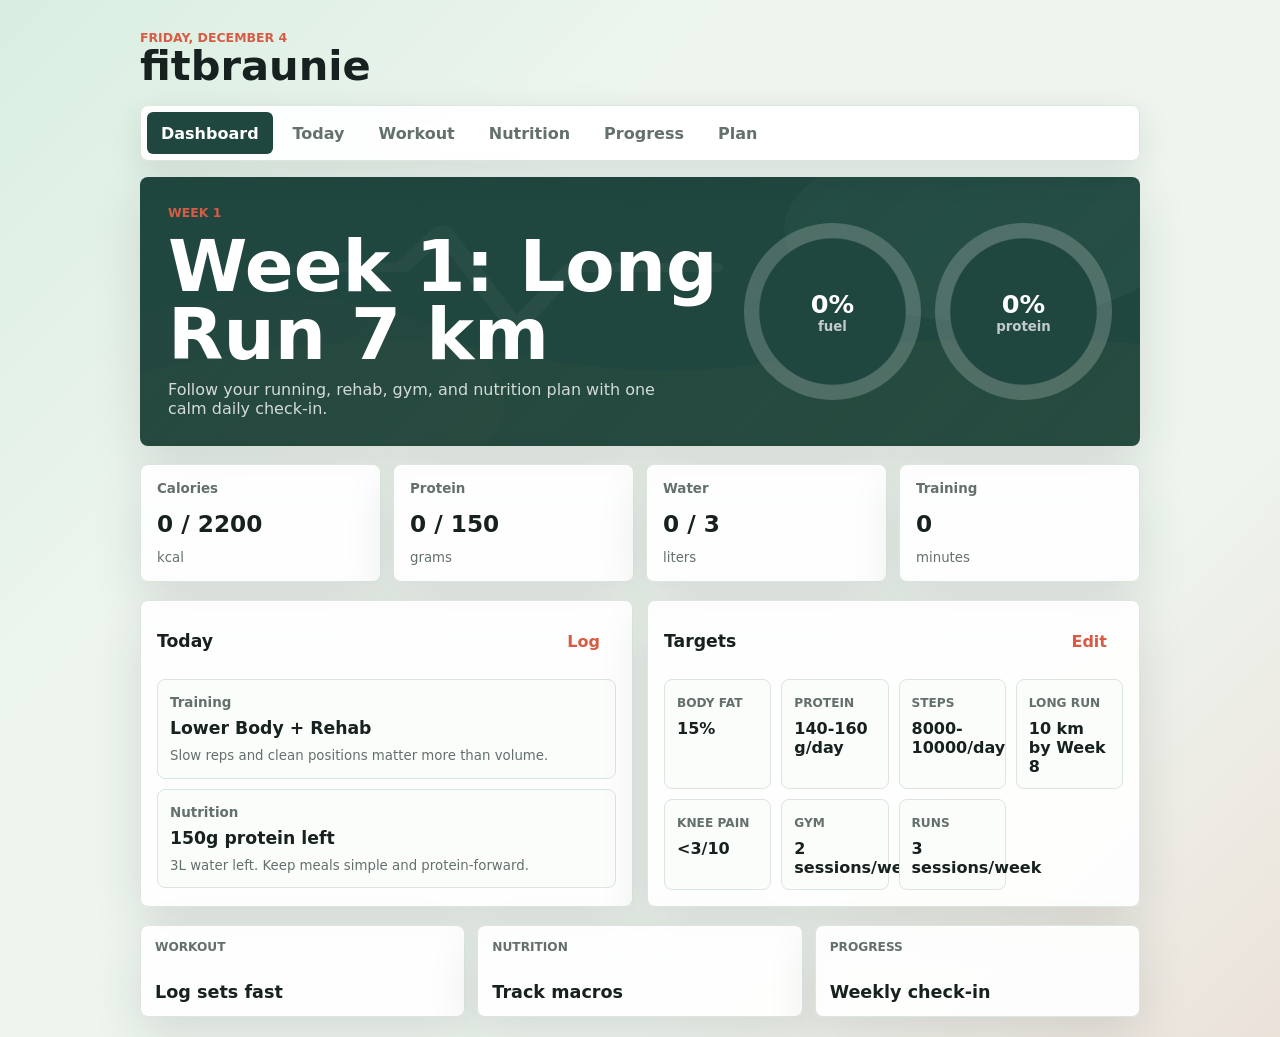
<file: index.html>
<!doctype html>
<html lang="en">
  <head>
    <meta charset="utf-8">
    <meta name="viewport" content="width=device-width, initial-scale=1">
    <meta name="theme-color" content="#20473f">
    <title>fitbraunie</title>
    <link rel="manifest" href="manifest.webmanifest">
    <link rel="stylesheet" href="styles.css">
  </head>
  <body>
    <div class="app-shell">
      <header class="topbar">
        <div>
          <p class="eyebrow" id="dateLabel">Today</p>
          <h1>fitbraunie</h1>
        </div>
        <button class="icon-button" id="installButton" type="button" hidden aria-label="Install app" title="Install app">
          <span aria-hidden="true">↓</span>
        </button>
      </header>

      <nav class="view-nav" aria-label="App sections">
        <button class="nav-item active" data-view="dashboard" type="button">Dashboard</button>
        <button class="nav-item" data-view="today" type="button">Today</button>
        <button class="nav-item" data-view="workout" type="button">Workout</button>
        <button class="nav-item" data-view="nutrition" type="button">Nutrition</button>
        <button class="nav-item" data-view="progress" type="button">Progress</button>
        <button class="nav-item" data-view="plan" type="button">Plan</button>
      </nav>

      <main>
        <section class="view active" id="dashboardView">
          <section class="hero-panel" aria-label="Daily progress">
            <div class="hero-copy">
              <p class="eyebrow">Week <span id="heroWeek">1</span></p>
              <h2 id="heroTitle">Build your day with intention.</h2>
              <p id="heroSummary">Follow your 8-week running, rehab, gym, and nutrition plan with one calm daily check-in.</p>
            </div>
            <div class="rings" aria-label="Progress rings">
              <div class="ring" style="--value:0" id="calorieRing">
                <span id="caloriePct">0%</span>
                <small>fuel</small>
              </div>
              <div class="ring secondary" style="--value:0" id="proteinRing">
                <span id="proteinPct">0%</span>
                <small>protein</small>
              </div>
            </div>
          </section>

          <section class="metric-grid" aria-label="Daily metrics">
            <article class="metric-card">
              <span class="metric-label">Calories</span>
              <strong><span id="caloriesValue">0</span> / <span id="calorieGoalLabel">2200</span></strong>
              <small>kcal</small>
            </article>
            <article class="metric-card">
              <span class="metric-label">Protein</span>
              <strong><span id="proteinValue">0</span> / <span id="proteinGoalLabel">150</span></strong>
              <small>grams</small>
            </article>
            <article class="metric-card">
              <span class="metric-label">Water</span>
              <strong><span id="waterValue">0</span> / <span id="waterGoalLabel">3</span></strong>
              <small>liters</small>
            </article>
            <article class="metric-card">
              <span class="metric-label">Training</span>
              <strong><span id="workoutValue">0</span></strong>
              <small>minutes</small>
            </article>
          </section>

          <section class="two-column">
            <article class="panel-card">
              <div class="section-title">
                <h2>Today</h2>
                <button class="text-button jump-button" data-view="today" type="button">Log</button>
              </div>
              <div class="today-focus" id="todayFocus"></div>
            </article>
            <article class="panel-card">
              <div class="section-title">
                <h2>Targets</h2>
                <button class="text-button jump-button" data-view="plan" type="button">Edit</button>
              </div>
              <div class="target-list compact" id="targetList"></div>
            </article>
          </section>

          <section class="feature-strip" aria-label="Quick actions">
            <button class="feature-tile jump-button" data-view="workout" type="button">
              <span>Workout</span>
              <strong>Log sets fast</strong>
            </button>
            <button class="feature-tile jump-button" data-view="nutrition" type="button">
              <span>Nutrition</span>
              <strong>Track macros</strong>
            </button>
            <button class="feature-tile jump-button" data-view="progress" type="button">
              <span>Progress</span>
              <strong>Weekly check-in</strong>
            </button>
          </section>
        </section>

        <section class="view" id="todayView">
          <section class="view-header">
            <p class="eyebrow">Open and go</p>
            <h2>Today</h2>
            <p>Fast taps for the things you repeat often, with the full day log underneath.</p>
          </section>
          <section class="panel-card">
            <div class="section-title">
              <h2>Daily Log</h2>
              <button class="text-button" id="clearToday" type="button">Clear Today</button>
            </div>
            <div class="quick-actions">
              <button class="secondary-button quick-log" data-kind="water" type="button">+ 0.5L Water</button>
              <button class="secondary-button quick-log" data-kind="rehab" type="button">+ 15m Rehab</button>
              <button class="secondary-button quick-log" data-kind="walk" type="button">+ 30m Walk</button>
            </div>
            <ul class="entry-list" id="entryList"></ul>
          </section>
        </section>

        <section class="view" id="workoutView">
          <section class="view-header workout-header">
            <p class="eyebrow">LiftLog inspired</p>
            <h2>Workout</h2>
            <p>Log the useful signal: exercise, sets, reps, load, RIR, and session time.</p>
          </section>
          <section class="two-column">
            <form class="panel-card form-panel" id="workoutPanel">
              <div class="section-title">
                <h2>Workout</h2>
                <span class="entry-meta">sets, load, effort</span>
              </div>
              <label>
                Workout
                <input id="workoutName" name="workoutName" placeholder="Upper Body" autocomplete="off">
              </label>
              <label>
                Exercise
                <input id="exerciseName" name="exerciseName" placeholder="Bench press" autocomplete="off">
              </label>
              <div class="form-row">
                <label>
                  Sets
                  <input id="workoutSets" name="workoutSets" type="number" min="0" inputmode="numeric" placeholder="3">
                </label>
                <label>
                  Reps
                  <input id="workoutReps" name="workoutReps" type="number" min="0" inputmode="numeric" placeholder="10">
                </label>
              </div>
              <div class="form-row">
                <label>
                  Weight
                  <input id="workoutWeight" name="workoutWeight" type="number" min="0" step="0.5" inputmode="decimal" placeholder="40">
                </label>
                <label>
                  RIR
                  <input id="workoutRir" name="workoutRir" type="number" min="0" max="10" inputmode="numeric" placeholder="2">
                </label>
              </div>
              <div class="form-row">
                <label>
                  Minutes
                  <input id="workoutMinutes" name="workoutMinutes" type="number" min="0" inputmode="numeric" placeholder="45">
                </label>
                <label>
                  Water
                  <input id="waterLiters" name="waterLiters" type="number" min="0" step="0.1" inputmode="decimal" placeholder="0.7">
                </label>
              </div>
              <button class="primary-button" type="submit">Log Workout</button>
            </form>
            <article class="panel-card">
              <div class="section-title">
                <h2>Rest Timer</h2>
                <span class="entry-meta" id="timerStatus">Ready</span>
              </div>
              <div class="timer-face" id="timerFace">01:30</div>
              <div class="timer-actions">
                <button class="secondary-button timer-preset" data-seconds="60" type="button">60s</button>
                <button class="secondary-button timer-preset" data-seconds="90" type="button">90s</button>
                <button class="secondary-button timer-preset" data-seconds="120" type="button">120s</button>
                <button class="primary-button" id="timerToggle" type="button">Start</button>
              </div>
            </article>
          </section>
        </section>

        <section class="view" id="nutritionView">
          <section class="view-header nutrition-header">
            <p class="eyebrow">Food Diary inspired</p>
            <h2>Nutrition</h2>
            <p>Simple meal logging with macro feedback, no account or cloud database.</p>
          </section>
          <section class="two-column">
            <form class="panel-card form-panel" id="mealPanel">
              <div class="section-title">
                <h2>Nutrition</h2>
                <span class="entry-meta">meals and macros</span>
              </div>
              <label>
                Meal name
                <input id="mealName" name="mealName" placeholder="Greek bowl" autocomplete="off">
              </label>
              <div class="form-row">
                <label>
                  Calories
                  <input id="mealCalories" name="mealCalories" type="number" min="0" inputmode="numeric" placeholder="520">
                </label>
                <label>
                  Protein
                  <input id="mealProtein" name="mealProtein" type="number" min="0" inputmode="numeric" placeholder="38">
                </label>
              </div>
              <div class="form-row">
                <label>
                  Carbs
                  <input id="mealCarbs" name="mealCarbs" type="number" min="0" inputmode="numeric" placeholder="52">
                </label>
                <label>
                  Fat
                  <input id="mealFat" name="mealFat" type="number" min="0" inputmode="numeric" placeholder="18">
                </label>
              </div>
              <button class="primary-button" type="submit">Add Meal</button>
            </form>
            <article class="panel-card">
              <div class="section-title">
                <h2>Macro Split</h2>
                <span class="entry-meta">today</span>
              </div>
              <div class="macro-bars">
                <div class="macro-row">
                  <span>Protein</span>
                  <div class="bar"><i id="proteinBar"></i></div>
                  <strong id="proteinBarLabel">0g</strong>
                </div>
                <div class="macro-row">
                  <span>Carbs</span>
                  <div class="bar"><i id="carbBar"></i></div>
                  <strong id="carbBarLabel">0g</strong>
                </div>
                <div class="macro-row">
                  <span>Fat</span>
                  <div class="bar"><i id="fatBar"></i></div>
                  <strong id="fatBarLabel">0g</strong>
                </div>
              </div>
            </article>
          </section>
        </section>

        <section class="view" id="progressView">
          <section class="view-header progress-header">
            <p class="eyebrow">Weekly rhythm</p>
            <h2>Progress</h2>
            <p>Track weight, waist, sleep, running volume, knee pain, and notes by week.</p>
          </section>
          <section class="panel-card">
            <div class="section-title">
              <h2>Weekly Metrics</h2>
              <span class="entry-meta">weight, waist, sleep, run volume</span>
            </div>
            <form class="form-panel compact-form" id="metricsPanel">
              <div class="form-row">
                <label>
                  Week
                  <select id="metricWeek" name="metricWeek"></select>
                </label>
                <label>
                  Weight
                  <input id="metricWeight" name="metricWeight" type="number" min="1" step="0.1" inputmode="decimal">
                </label>
              </div>
              <div class="form-row">
                <label>
                  Waist
                  <input id="metricWaist" name="metricWaist" type="number" min="1" step="0.1" inputmode="decimal">
                </label>
                <label>
                  Sleep
                  <input id="metricSleep" name="metricSleep" type="number" min="0" max="24" step="0.1" inputmode="decimal">
                </label>
              </div>
              <div class="form-row">
                <label>
                  Running km
                  <input id="metricRunning" name="metricRunning" type="number" min="0" step="0.1" inputmode="decimal">
                </label>
                <label>
                  Knee pain
                  <input id="metricKnee" name="metricKnee" type="number" min="0" max="10" step="1" inputmode="numeric">
                </label>
              </div>
              <label>
                Notes
                <input id="metricNotes" name="metricNotes" placeholder="Wins, misses, recovery notes">
              </label>
              <button class="primary-button" type="submit">Save Weekly Metrics</button>
            </form>
            <div class="progress-grid" id="progressGrid"></div>
          </section>
          <section class="panel-card">
            <div class="section-title">
              <h2>Google Sheets Backup</h2>
              <span class="entry-meta">optional cloud copy</span>
            </div>
            <div class="form-panel">
              <label>
                Apps Script Web App URL
                <input id="sheetsEndpoint" name="sheetsEndpoint" placeholder="https://script.google.com/macros/s/.../exec" autocomplete="off">
              </label>
              <div class="sync-actions">
                <button class="secondary-button" id="saveSheetsEndpoint" type="button">Save URL</button>
                <button class="primary-button" id="syncSheetsButton" type="button">Push to Sheets</button>
              </div>
              <p class="sync-status" id="syncStatus">Local-first: nothing syncs until you add a URL and push.</p>
            </div>
          </section>
        </section>

        <section class="view" id="planView">
          <section class="view-header plan-header">
            <p class="eyebrow">8-week build</p>
            <h2>Training Plan</h2>
            <p>Your running, rehab, lifting, and recovery schedule from the original tracker.</p>
          </section>
          <section class="panel-card">
            <div class="section-title">
              <h2>8-Week Plan</h2>
              <label class="week-picker">
                <span>Week</span>
                <select id="weekSelect"></select>
              </label>
            </div>
            <div class="plan-grid" id="planGrid"></div>
          </section>

          <form class="panel-card form-panel" id="targetsPanel">
            <div class="section-title">
              <h2>Daily Goals</h2>
              <span class="entry-meta">local to this device</span>
            </div>
            <div class="form-row">
              <label>
                Calories
                <input id="goalCalories" name="goalCalories" type="number" min="1" inputmode="numeric">
              </label>
              <label>
                Protein
                <input id="goalProtein" name="goalProtein" type="number" min="1" inputmode="numeric">
              </label>
            </div>
            <div class="form-row">
              <label>
                Water
                <input id="goalWater" name="goalWater" type="number" min="0.1" step="0.1" inputmode="decimal">
              </label>
              <label>
                Weight
                <input id="weight" name="weight" type="number" min="1" step="0.1" inputmode="decimal" placeholder="kg or lb">
              </label>
            </div>
            <button class="primary-button" type="submit">Save Goals</button>
          </form>
        </section>
      </main>
    </div>

    <script src="plan-data.js"></script>
    <script src="app.js"></script>
  </body>
</html>
</file>
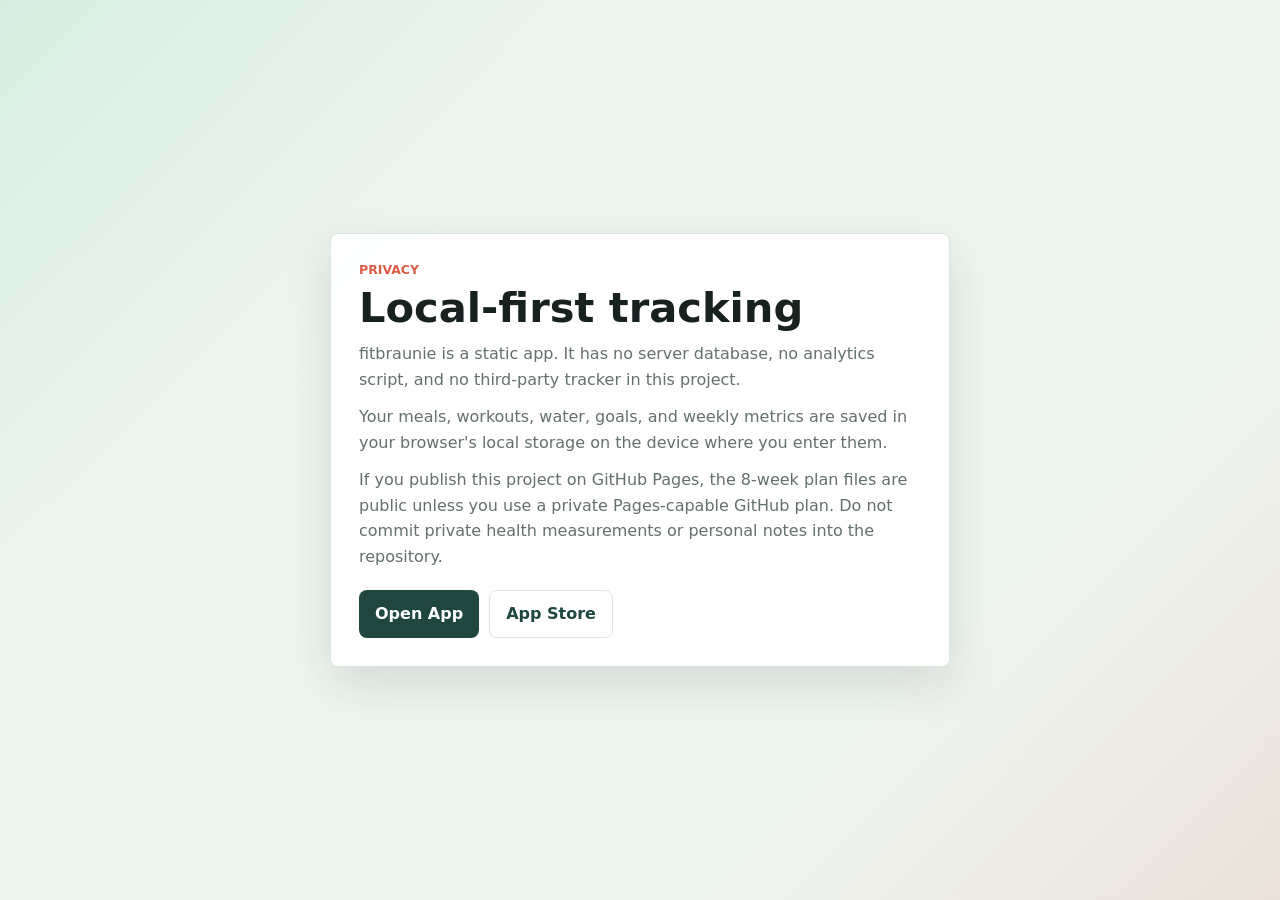
<file: privacy.html>
<!doctype html>
<html lang="en">
  <head>
    <meta charset="utf-8">
    <meta name="viewport" content="width=device-width, initial-scale=1">
    <title>Privacy - fitbraunie</title>
    <link rel="stylesheet" href="styles.css">
  </head>
  <body class="store-page">
    <main class="store-shell">
      <section class="store-feature">
        <p class="eyebrow">Privacy</p>
        <h1>Local-first tracking</h1>
        <p>fitbraunie is a static app. It has no server database, no analytics script, and no third-party tracker in this project.</p>
        <p>Your meals, workouts, water, goals, and weekly metrics are saved in your browser's local storage on the device where you enter them.</p>
        <p>If you publish this project on GitHub Pages, the 8-week plan files are public unless you use a private Pages-capable GitHub plan. Do not commit private health measurements or personal notes into the repository.</p>
        <div class="store-actions">
          <a class="primary-button" href="index.html">Open App</a>
          <a class="secondary-button" href="store.html">App Store</a>
        </div>
      </section>
    </main>
  </body>
</html>
</file>
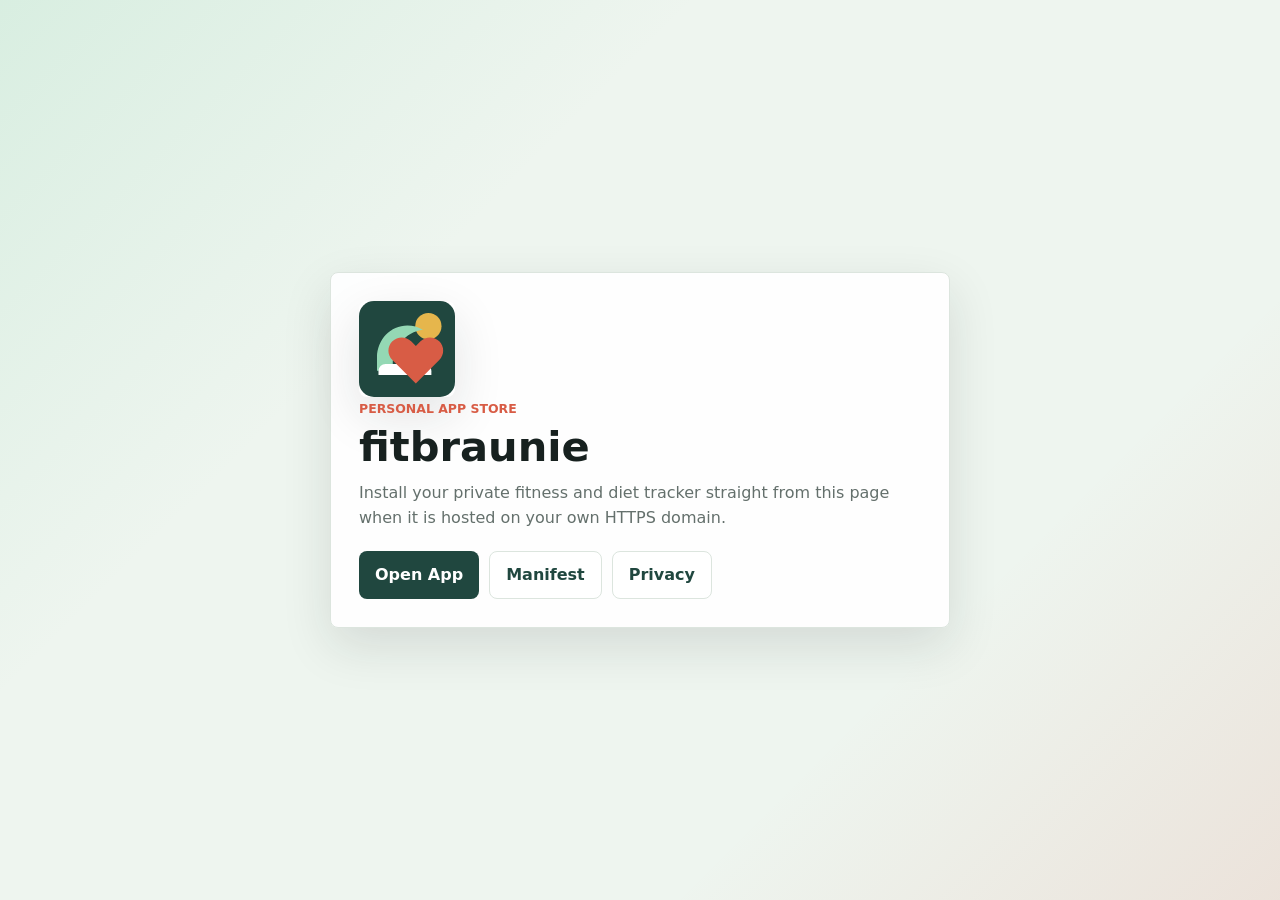
<file: store.html>
<!doctype html>
<html lang="en">
  <head>
    <meta charset="utf-8">
    <meta name="viewport" content="width=device-width, initial-scale=1">
    <title>My App Store</title>
    <link rel="stylesheet" href="styles.css">
  </head>
  <body class="store-page">
    <main class="store-shell">
      <section class="store-feature">
        <img src="assets/icon.svg" alt="" width="96" height="96">
        <p class="eyebrow">Personal app store</p>
        <h1>fitbraunie</h1>
        <p>Install your private fitness and diet tracker straight from this page when it is hosted on your own HTTPS domain.</p>
        <div class="store-actions">
          <a class="primary-button" href="index.html">Open App</a>
          <a class="secondary-button" href="manifest.webmanifest">Manifest</a>
          <a class="secondary-button" href="privacy.html">Privacy</a>
        </div>
      </section>
    </main>
  </body>
</html>
</file>
<file: styles.css>
:root {
  color-scheme: light;
  --ink: #17211f;
  --muted: #64706c;
  --line: #dce5de;
  --surface: #ffffff;
  --wash: #eef5ef;
  --mint: #94d8b4;
  --forest: #20473f;
  --tomato: #d85c45;
  --gold: #e6b64c;
  --blue: #4e8fab;
  --shadow: 0 18px 50px rgba(23, 33, 31, 0.12);
  font-family: Inter, ui-sans-serif, system-ui, -apple-system, BlinkMacSystemFont, "Segoe UI", sans-serif;
}

* {
  box-sizing: border-box;
}

body {
  margin: 0;
  min-height: 100vh;
  background:
    linear-gradient(135deg, rgba(148, 216, 180, 0.24), transparent 32%),
    linear-gradient(315deg, rgba(216, 92, 69, 0.12), transparent 28%),
    var(--wash);
  color: var(--ink);
}

button,
input,
select {
  font: inherit;
}

button {
  cursor: pointer;
}

.app-shell {
  width: min(100%, 1040px);
  margin: 0 auto;
  padding: 20px;
}

.topbar,
.section-title,
.store-actions,
.form-row,
.view-nav,
.quick-actions,
.timer-actions,
.sync-actions {
  display: flex;
  align-items: center;
}

.topbar {
  justify-content: space-between;
  gap: 16px;
  padding: 10px 0 18px;
}

h1,
h2,
p {
  margin: 0;
}

h1 {
  font-size: clamp(1.7rem, 5vw, 2.6rem);
  line-height: 1;
}

.eyebrow {
  color: var(--tomato);
  font-size: 0.78rem;
  font-weight: 900;
  letter-spacing: 0;
  text-transform: uppercase;
}

.icon-button {
  width: 44px;
  height: 44px;
  border: 1px solid var(--line);
  border-radius: 8px;
  background: var(--surface);
  color: var(--forest);
  font-size: 1.4rem;
  box-shadow: var(--shadow);
}

.view-nav {
  position: sticky;
  top: 0;
  z-index: 5;
  gap: 6px;
  margin: 0 0 16px;
  padding: 6px;
  overflow-x: auto;
  border: 1px solid var(--line);
  border-radius: 8px;
  background: rgba(255, 255, 255, 0.92);
  box-shadow: 0 10px 34px rgba(23, 33, 31, 0.1);
  backdrop-filter: blur(14px);
}

.nav-item {
  flex: 0 0 auto;
  min-height: 42px;
  border: 0;
  border-radius: 6px;
  padding: 0 14px;
  background: transparent;
  color: var(--muted);
  font-weight: 900;
}

.nav-item.active {
  background: var(--forest);
  color: white;
}

.view {
  display: none;
}

.view.active {
  display: grid;
  gap: 18px;
}

.view-header {
  min-height: 170px;
  display: grid;
  align-content: end;
  gap: 10px;
  padding: 24px;
  border-radius: 8px;
  background:
    linear-gradient(135deg, rgba(32, 71, 63, 0.92), rgba(78, 143, 171, 0.64)),
    url("assets/pattern.svg");
  background-size: cover;
  color: white;
  box-shadow: var(--shadow);
}

.view-header h2 {
  font-size: clamp(2.1rem, 7vw, 4rem);
  line-height: 0.95;
}

.view-header p:last-child {
  max-width: 620px;
  color: rgba(255, 255, 255, 0.8);
  line-height: 1.5;
}

.workout-header {
  background:
    linear-gradient(135deg, rgba(32, 71, 63, 0.9), rgba(230, 182, 76, 0.48)),
    url("assets/pattern.svg");
}

.nutrition-header {
  background:
    linear-gradient(135deg, rgba(32, 71, 63, 0.9), rgba(216, 92, 69, 0.42)),
    url("assets/pattern.svg");
}

.progress-header,
.plan-header {
  background:
    linear-gradient(135deg, rgba(32, 71, 63, 0.92), rgba(148, 216, 180, 0.4)),
    url("assets/pattern.svg");
}

.hero-panel {
  display: grid;
  grid-template-columns: 1.5fr 1fr;
  gap: 24px;
  min-height: 260px;
  padding: 28px;
  border-radius: 8px;
  background:
    linear-gradient(135deg, rgba(32, 71, 63, 0.94), rgba(32, 71, 63, 0.76)),
    url("assets/pattern.svg");
  background-size: cover;
  color: white;
  box-shadow: var(--shadow);
}

.hero-copy {
  display: grid;
  align-content: end;
  gap: 12px;
}

.hero-copy h2 {
  max-width: 560px;
  font-size: clamp(2rem, 7vw, 4.5rem);
  line-height: 0.95;
}

.hero-copy p:last-child {
  max-width: 520px;
  color: rgba(255, 255, 255, 0.8);
}

.rings {
  display: grid;
  grid-template-columns: repeat(2, minmax(108px, 1fr));
  gap: 14px;
  align-content: center;
}

.ring {
  aspect-ratio: 1;
  display: grid;
  place-items: center;
  align-content: center;
  border-radius: 50%;
  background:
    radial-gradient(circle at center, var(--forest) 58%, transparent 59%),
    conic-gradient(var(--mint) calc(var(--value) * 1%), rgba(255, 255, 255, 0.2) 0);
}

.ring.secondary {
  background:
    radial-gradient(circle at center, var(--forest) 58%, transparent 59%),
    conic-gradient(var(--gold) calc(var(--value) * 1%), rgba(255, 255, 255, 0.2) 0);
}

.ring span {
  font-size: 1.6rem;
  font-weight: 900;
}

.ring small {
  color: rgba(255, 255, 255, 0.72);
  font-weight: 700;
}

.metric-grid {
  display: grid;
  grid-template-columns: repeat(4, minmax(0, 1fr));
  gap: 12px;
}

.feature-strip {
  display: grid;
  grid-template-columns: repeat(3, minmax(0, 1fr));
  gap: 12px;
}

.feature-tile {
  min-height: 92px;
  display: grid;
  align-content: space-between;
  gap: 12px;
  border: 1px solid var(--line);
  border-radius: 8px;
  padding: 14px;
  background: rgba(255, 255, 255, 0.92);
  color: var(--ink);
  text-align: left;
  box-shadow: var(--shadow);
}

.feature-tile span {
  color: var(--muted);
  font-size: 0.76rem;
  font-weight: 900;
  text-transform: uppercase;
}

.feature-tile strong {
  font-size: 1.1rem;
}

.two-column {
  display: grid;
  grid-template-columns: minmax(0, 1fr) minmax(0, 1fr);
  gap: 14px;
}

.metric-card,
.panel-card,
.store-feature {
  border: 1px solid var(--line);
  border-radius: 8px;
  background: rgba(255, 255, 255, 0.92);
  box-shadow: var(--shadow);
}

.metric-card {
  min-height: 118px;
  padding: 16px;
  display: grid;
  align-content: space-between;
}

.metric-label,
label,
.entry-meta {
  color: var(--muted);
  font-size: 0.84rem;
  font-weight: 700;
}

.metric-card strong {
  font-size: 1.45rem;
}

.metric-card small {
  color: var(--muted);
}

.panel-card {
  padding: 16px;
}

.section-title {
  justify-content: space-between;
  gap: 12px;
  margin-bottom: 14px;
}

.section-title h2 {
  font-size: 1.08rem;
}

.form-panel,
.compact-form {
  display: grid;
  gap: 14px;
}

label {
  display: grid;
  gap: 7px;
}

input,
select {
  width: 100%;
  min-height: 48px;
  border: 1px solid var(--line);
  border-radius: 8px;
  padding: 0 13px;
  background: white;
  color: var(--ink);
}

input:focus,
select:focus {
  outline: 3px solid rgba(78, 143, 171, 0.22);
  border-color: var(--blue);
}

.form-row {
  gap: 12px;
}

.form-row > * {
  flex: 1;
}

.primary-button,
.secondary-button,
.text-button {
  min-height: 48px;
  border-radius: 8px;
  padding: 0 16px;
  font-weight: 900;
  text-decoration: none;
  display: inline-grid;
  place-items: center;
}

.primary-button {
  border: 0;
  background: var(--forest);
  color: white;
}

.secondary-button {
  border: 1px solid var(--line);
  background: white;
  color: var(--forest);
}

.text-button {
  border: 0;
  background: transparent;
  color: var(--tomato);
}

.quick-actions {
  gap: 8px;
  margin-bottom: 14px;
  overflow-x: auto;
}

.quick-actions .secondary-button,
.timer-actions .secondary-button {
  min-height: 42px;
  white-space: nowrap;
}

.entry-list {
  list-style: none;
  padding: 0;
  margin: 14px 0 0;
  display: grid;
  gap: 10px;
}

.entry {
  display: grid;
  grid-template-columns: 1fr auto;
  gap: 10px;
  padding: 12px;
  border: 1px solid var(--line);
  border-radius: 8px;
  background: #fbfdfb;
}

.entry strong {
  display: block;
}

.entry-meta {
  margin-top: 3px;
}

.today-focus,
.plan-grid,
.target-list,
.progress-grid,
.macro-bars {
  display: grid;
  gap: 10px;
}

.focus-card,
.plan-day,
.target-item,
.progress-item {
  border: 1px solid var(--line);
  border-radius: 8px;
  background: #fbfdfb;
  padding: 12px;
}

.focus-card {
  display: grid;
  gap: 8px;
}

.focus-card strong {
  font-size: 1.08rem;
}

.focus-card small {
  color: var(--muted);
  line-height: 1.45;
}

.plan-grid {
  grid-template-columns: repeat(auto-fit, minmax(220px, 1fr));
}

.plan-day {
  position: relative;
  min-height: 144px;
  display: grid;
  align-content: start;
  gap: 24px;
  overflow: hidden;
}

.plan-day::before {
  content: "";
  position: absolute;
  inset: 0 auto 0 0;
  width: 6px;
  background: var(--blue);
}

.plan-day span,
.target-item span,
.progress-item span,
.macro-row span {
  color: var(--muted);
  font-size: 0.76rem;
  font-weight: 900;
  text-transform: uppercase;
}

.plan-day small {
  display: inline-grid;
  place-items: center;
  min-height: 26px;
  width: max-content;
  margin-top: 10px;
  border-radius: 999px;
  padding: 0 10px;
  background: #eef5ef;
  color: var(--forest);
  font-size: 0.76rem;
  font-weight: 900;
}

.plan-day strong,
.target-item strong,
.progress-item strong {
  display: block;
  margin-top: 8px;
}

.plan-day strong {
  max-width: 100%;
  overflow-wrap: anywhere;
  font-size: 1.25rem;
  line-height: 1.14;
}

.plan-day.is-run::before {
  background: var(--blue);
}

.plan-day.is-lift::before {
  background: var(--gold);
}

.plan-day.is-rehab::before {
  background: var(--mint);
}

.plan-day.is-recovery::before {
  background: var(--tomato);
}

.compact,
.progress-grid {
  grid-template-columns: repeat(4, minmax(0, 1fr));
}

.week-picker {
  width: min(180px, 46vw);
}

.timer-face {
  display: grid;
  place-items: center;
  min-height: 150px;
  border-radius: 8px;
  background: var(--forest);
  color: white;
  font-size: clamp(2.6rem, 10vw, 4.5rem);
  font-weight: 950;
  line-height: 1;
}

.timer-actions {
  gap: 8px;
  margin-top: 12px;
  flex-wrap: wrap;
}

.sync-actions {
  gap: 10px;
  flex-wrap: wrap;
}

.sync-status {
  color: var(--muted);
  line-height: 1.5;
}

.timer-actions .primary-button {
  flex: 1;
}

.macro-row {
  display: grid;
  grid-template-columns: 72px 1fr 54px;
  align-items: center;
  gap: 10px;
}

.bar {
  height: 12px;
  overflow: hidden;
  border-radius: 999px;
  background: #e8efe9;
}

.bar i {
  display: block;
  width: 0;
  height: 100%;
  border-radius: inherit;
  background: var(--blue);
}

#proteinBar {
  background: var(--gold);
}

#fatBar {
  background: var(--tomato);
}

.macro-row strong {
  text-align: right;
}

.store-page {
  display: grid;
  place-items: center;
  padding: 24px;
}

.store-shell {
  width: min(100%, 620px);
}

.store-feature {
  padding: 28px;
}

.store-feature img {
  border-radius: 8px;
  box-shadow: var(--shadow);
}

.store-feature h1 {
  margin-top: 10px;
}

.store-feature p:not(.eyebrow) {
  margin-top: 12px;
  color: var(--muted);
  line-height: 1.6;
}

.store-actions {
  gap: 10px;
  margin-top: 20px;
  flex-wrap: wrap;
}

@media (max-width: 760px) {
  .app-shell {
    padding: 14px;
  }

  .hero-panel,
  .metric-grid,
  .two-column,
  .feature-strip {
    grid-template-columns: 1fr;
  }

  .hero-panel {
    min-height: auto;
    padding: 22px;
  }

  .rings {
    grid-template-columns: repeat(2, minmax(0, 1fr));
  }

  .metric-grid,
  .compact,
  .progress-grid {
    grid-template-columns: repeat(2, minmax(0, 1fr));
  }

  .form-row {
    flex-direction: column;
    align-items: stretch;
  }

  .sync-actions {
    align-items: stretch;
    flex-direction: column;
  }

  .view-nav {
    position: fixed;
    inset: auto 12px 12px;
    margin: 0;
    justify-content: flex-start;
  }

  .app-shell {
    padding-bottom: 86px;
  }
}

@media (max-width: 410px) {
  .metric-grid,
  .rings,
  .compact,
  .progress-grid {
    grid-template-columns: 1fr;
  }

  .entry {
    grid-template-columns: 1fr;
  }

  .macro-row {
    grid-template-columns: 64px 1fr 48px;
  }
}
</file>
